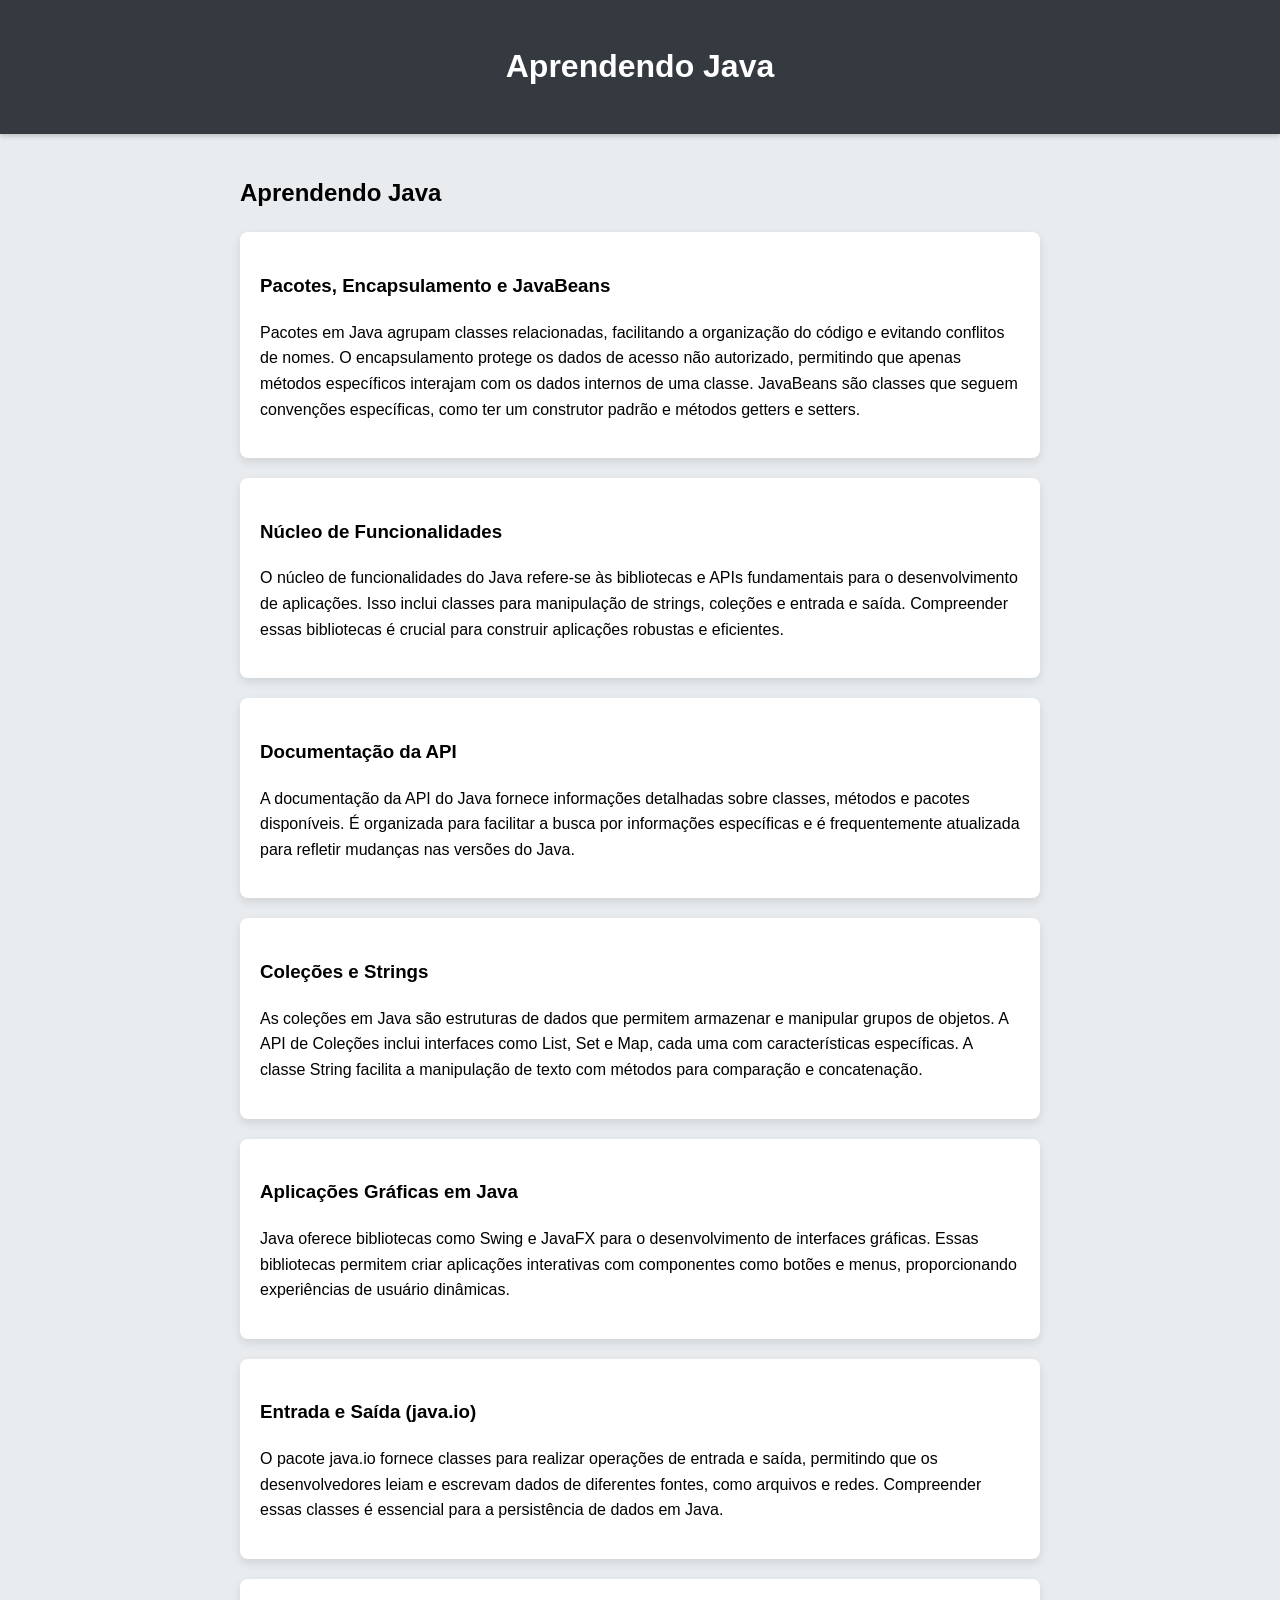
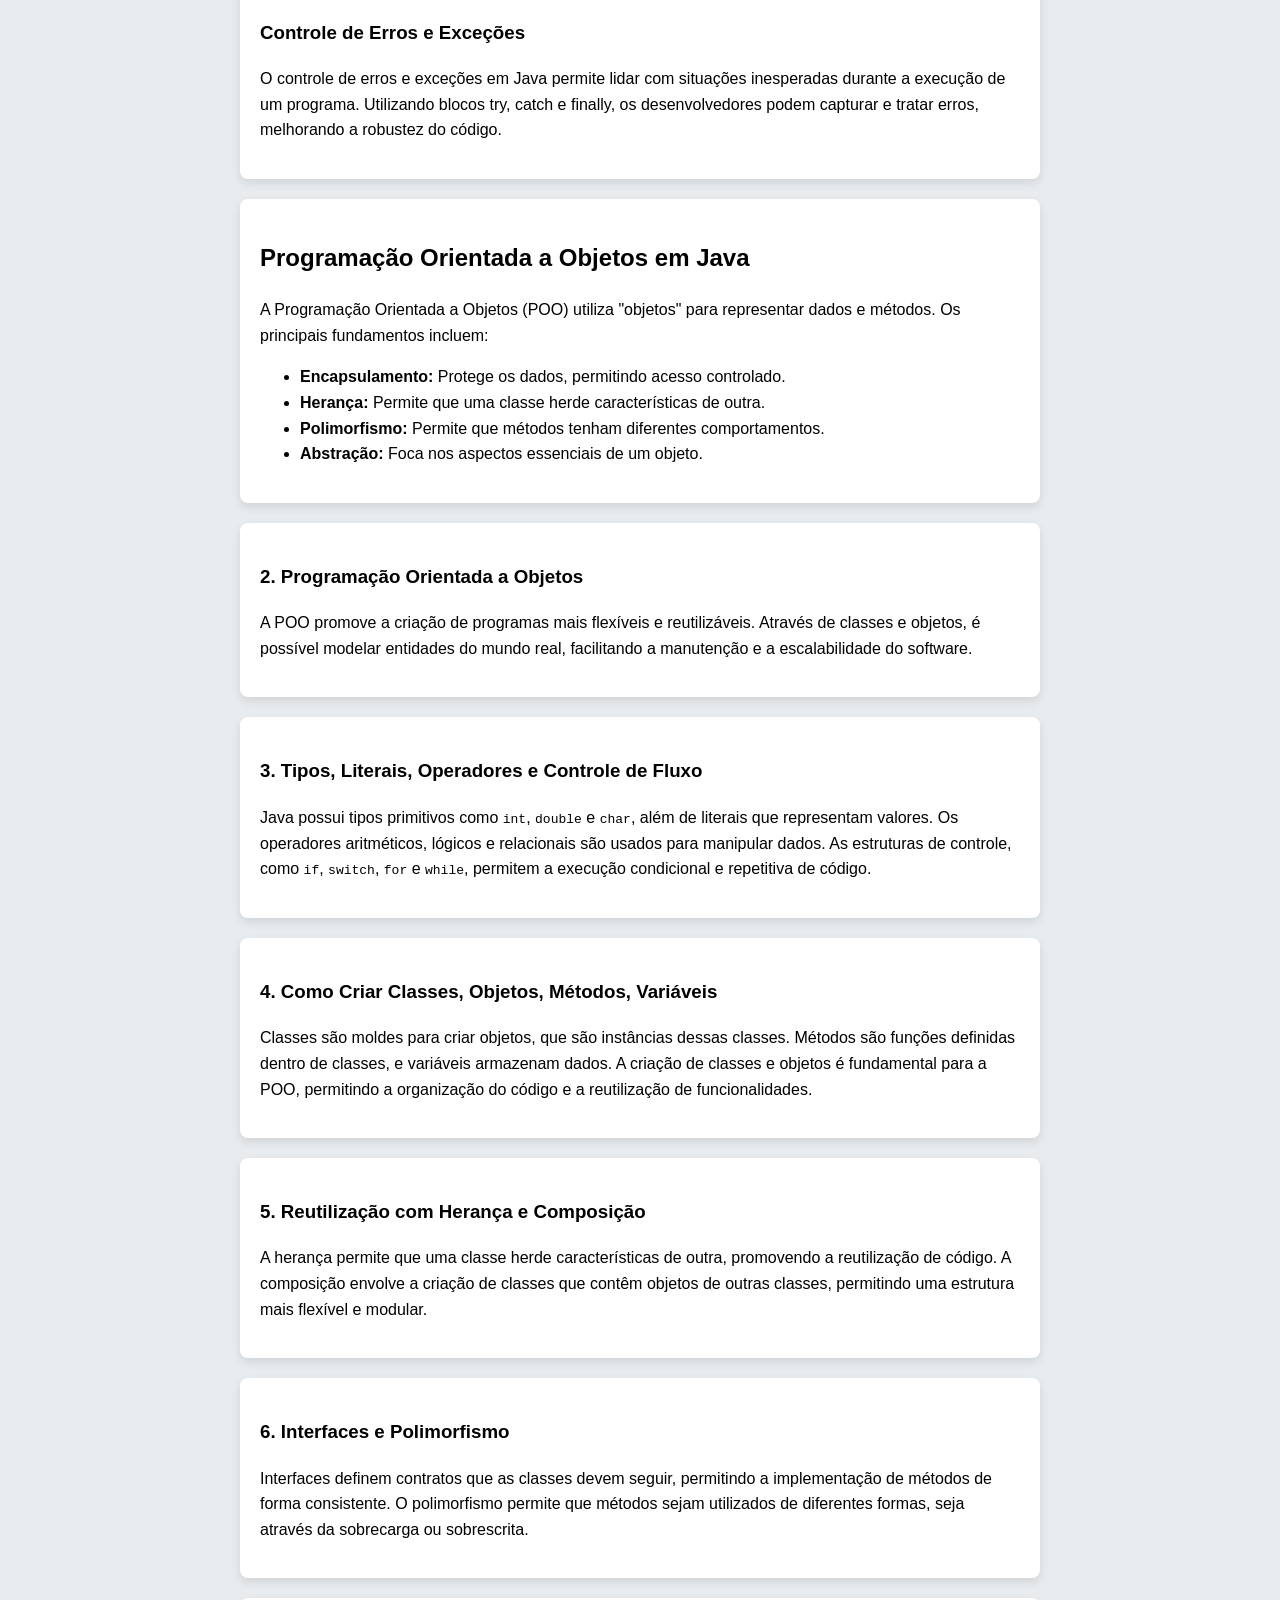
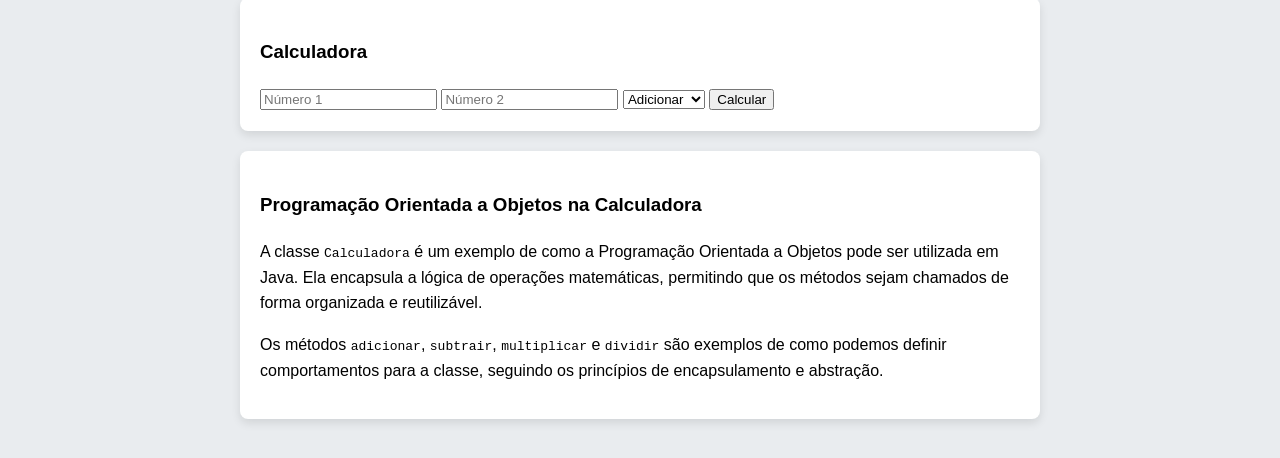
<file: index2.html>
<!DOCTYPE html>
<html lang="pt-BR">
<head>
    <meta charset="UTF-8">
    <meta name="viewport" content="width=device-width, initial-scale=1.0">
    <title>Aprendendo Java e Programação Orientada a Objetos</title>
    <link rel="stylesheet" href="styles2.css"> <!-- Link para o arquivo CSS atualizado -->
</head>
<body>
    <header>
        <h1>Aprendendo Java</h1>
        <nav>

               
        </nav>
    </header>

    <main>
        <div class="container">
            <h2 class="titulo-principal">Aprendendo Java</h2>
            <div class="conteudo-topicos">
                <section id="pacotes">
                    <h3>Pacotes, Encapsulamento e JavaBeans</h3>
                    <p>Pacotes em Java agrupam classes relacionadas, facilitando a organização do código e evitando conflitos de nomes. O encapsulamento protege os dados de acesso não autorizado, permitindo que apenas métodos específicos interajam com os dados internos de uma classe. JavaBeans são classes que seguem convenções específicas, como ter um construtor padrão e métodos getters e setters.</p>
                </section>

                <section id="nucleo">
                    <h3>Núcleo de Funcionalidades</h3>
                    <p>O núcleo de funcionalidades do Java refere-se às bibliotecas e APIs fundamentais para o desenvolvimento de aplicações. Isso inclui classes para manipulação de strings, coleções e entrada e saída. Compreender essas bibliotecas é crucial para construir aplicações robustas e eficientes.</p>
                </section>

                <section id="documentacao">
                    <h3>Documentação da API</h3>
                    <p>A documentação da API do Java fornece informações detalhadas sobre classes, métodos e pacotes disponíveis. É organizada para facilitar a busca por informações específicas e é frequentemente atualizada para refletir mudanças nas versões do Java.</p>
                </section>

                <section id="colecoes">
                    <h3>Coleções e Strings</h3>
                    <p>As coleções em Java são estruturas de dados que permitem armazenar e manipular grupos de objetos. A API de Coleções inclui interfaces como List, Set e Map, cada uma com características específicas. A classe String facilita a manipulação de texto com métodos para comparação e concatenação.</p>
                </section>

                <section id="aplicacoes">
                    <h3>Aplicações Gráficas em Java</h3>
                    <p>Java oferece bibliotecas como Swing e JavaFX para o desenvolvimento de interfaces gráficas. Essas bibliotecas permitem criar aplicações interativas com componentes como botões e menus, proporcionando experiências de usuário dinâmicas.</p>
                </section>

                <section id="entrada">
                    <h3>Entrada e Saída (java.io)</h3>
                    <p>O pacote java.io fornece classes para realizar operações de entrada e saída, permitindo que os desenvolvedores leiam e escrevam dados de diferentes fontes, como arquivos e redes. Compreender essas classes é essencial para a persistência de dados em Java.</p>
                </section>

                <section id="controle">
                    <h3>Controle de Erros e Exceções</h3>
                    <p>O controle de erros e exceções em Java permite lidar com situações inesperadas durante a execução de um programa. Utilizando blocos try, catch e finally, os desenvolvedores podem capturar e tratar erros, melhorando a robustez do código.</p>
                </section>

                <section id="poo">
                    <h2>Programação Orientada a Objetos em Java</h2>
                    <p>A Programação Orientada a Objetos (POO) utiliza "objetos" para representar dados e métodos. Os principais fundamentos incluem:</p>
                    <ul>
                        <li><strong>Encapsulamento:</strong> Protege os dados, permitindo acesso controlado.</li>
                        <li><strong>Herança:</strong> Permite que uma classe herde características de outra.</li>
                        <li><strong>Polimorfismo:</strong> Permite que métodos tenham diferentes comportamentos.</li>
                        <li><strong>Abstração:</strong> Foca nos aspectos essenciais de um objeto.</li>
                    </ul>
                </section>

                <section id="programacao-orientada-a-objetos">
                    <h3>2. Programação Orientada a Objetos</h3>
                    <p>A POO promove a criação de programas mais flexíveis e reutilizáveis. Através de classes e objetos, é possível modelar entidades do mundo real, facilitando a manutenção e a escalabilidade do software.</p>
                </section>

                <section id="tipos-literais-operadores-controle-fluxo">
                    <h3>3. Tipos, Literais, Operadores e Controle de Fluxo</h3>
                    <p>Java possui tipos primitivos como <code>int</code>, <code>double</code> e <code>char</code>, além de literais que representam valores. Os operadores aritméticos, lógicos e relacionais são usados para manipular dados. As estruturas de controle, como <code>if</code>, <code>switch</code>, <code>for</code> e <code>while</code>, permitem a execução condicional e repetitiva de código.</p>
                </section>

                <section id="como-criar-classes">
                    <h3>4. Como Criar Classes, Objetos, Métodos, Variáveis</h3>
                    <p>Classes são moldes para criar objetos, que são instâncias dessas classes. Métodos são funções definidas dentro de classes, e variáveis armazenam dados. A criação de classes e objetos é fundamental para a POO, permitindo a organização do código e a reutilização de funcionalidades.</p>
                </section>

                <section id="reutilizacao-heranca-composicao">
                    <h3>5. Reutilização com Herança e Composição</h3>
                    <p>A herança permite que uma classe herde características de outra, promovendo a reutilização de código. A composição envolve a criação de classes que contêm objetos de outras classes, permitindo uma estrutura mais flexível e modular.</p>
                </section>

                <section id="interfaces-polimorfismo">
                    <h3>6. Interfaces e Polimorfismo</h3>
                    <p>Interfaces definem contratos que as classes devem seguir, permitindo a implementação de métodos de forma consistente. O polimorfismo permite que métodos sejam utilizados de diferentes formas, seja através da sobrecarga ou sobrescrita.</p>
                </section>

                <section id="calculadora">
                    <h3>Calculadora</h3>
                    <form id="form-calculadora">
                        <input type="number" id="numero1" placeholder="Número 1" required>
                        <input type="number" id="numero2" placeholder="Número 2" required>
                        <select id="operacao">
                            <option value="adicionar">Adicionar</option>
                            <option value="subtrair">Subtrair</option>
                            <option value="multiplicar">Multiplicar</option>
                            <option value="dividir">Dividir</option>
                        </select>
                        <button type="submit">Calcular</button>
                    </form>
                    <div id="resultado"></div>
                </section>

                <section id="poo-calculadora">
                    <h3>Programação Orientada a Objetos na Calculadora</h3>
                    <p>A classe <code>Calculadora</code> é um exemplo de como a Programação Orientada a Objetos pode ser utilizada em Java. Ela encapsula a lógica de operações matemáticas, permitindo que os métodos sejam chamados de forma organizada e reutilizável.</p>
                    <p>Os métodos <code>adicionar</code>, <code>subtrair</code>, <code>multiplicar</code> e <code>dividir</code> são exemplos de como podemos definir comportamentos para a classe, seguindo os princípios de encapsulamento e abstração.</p>
                </section>
            </div>
        </div>
    </main>


    <script src="script.js"></script>
</body>
</html>
</file>
<file: styles2.css>
/* Estilo geral do corpo */
body {
    font-family: 'Segoe UI', Tahoma, Geneva, Verdana, sans-serif;
    line-height: 1.6;
    margin: 0;
    padding: 0;
    background-color: #e9ecef;
}

/* Estilo do cabeçalho */
header {
    background: #343a40;
    color: #ffffff;
    padding: 20px 0;
    text-align: center;
    box-shadow: 0 2px 5px rgba(0, 0, 0, 0.2);
}

/* Estilo da navegação */
nav ul {
    list-style: none;
    padding: 0;
    margin: 0;
    display: flex;
    flex-direction: column;
    align-items: flex-start;
}

nav ul li {
    display: inline;
    margin: 0 20px;
}

nav ul li a {
    color: #ffffff;
    text-decoration: none;
    font-weight: bold;
    transition: color 0.3s;
}

nav ul li a:hover {
    color: #ffc107; /* Cor de destaque ao passar o mouse */
}

/* Estilo das seções */
main {
    padding: 20px;
    max-width: 800px; /* Limita a largura do conteúdo */
    margin: auto; /* Centraliza o conteúdo */
}

section {
    background: #ffffff;
    margin: 20px 0;
    padding: 20px;
    border-radius: 8px;
    box-shadow: 0 4px 10px rgba(0, 0, 0, 0.1);
    transition: transform 0.3s; /* Efeito de transição */
}

section:hover {
    transform: translateY(-5px); /* Efeito de elevação ao passar o mouse */
}

/* Estilo do rodapé */
footer {
    text-align: center;
    padding: 15px 0;
    background: #343a40;
    color: #ffffff;
    position: relative;
    bottom: 0;
    width: 100%;
    margin-top: 20px; /* Espaço acima do rodapé */
}

/* Estilo para dispositivos móveis */
@media (max-width: 600px) {
    nav ul li {
        display: block; /* Exibe os itens da navegação em coluna */
        margin: 10px 0;
    }
}

/* Estilo para os itens de navegação */
.nav-item {
    display: inline-block;
    padding: 10px 15px;
    margin: 1px;
    background-color: #ffffff;
    border-radius: 5px;
    transition: background-color 0.3s;
    box-shadow: 0 2px 5px rgba(0, 0, 0, 0.1);
}

.nav-item a {
    color: #000000;
    text-decoration: none;
}

.nav-item:hover {
    background-color: #f8f9fa;
}
</file>
